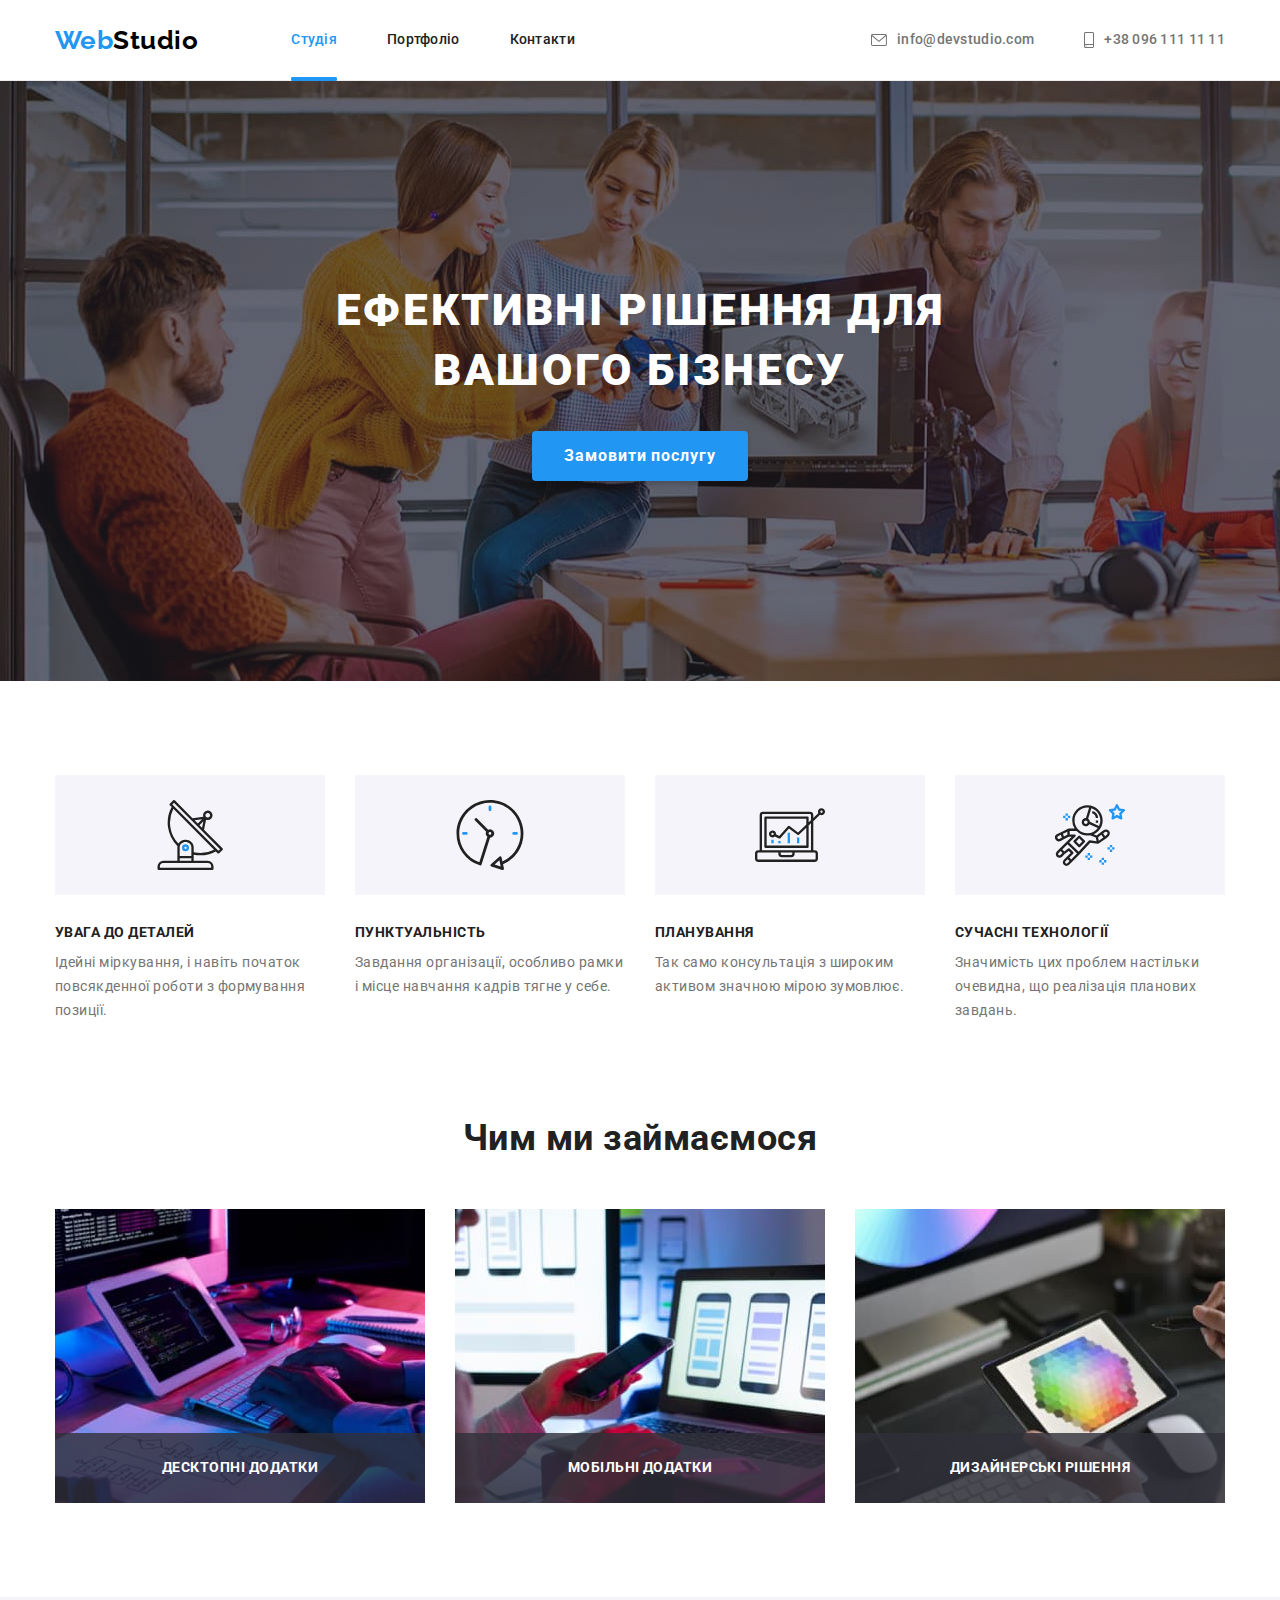
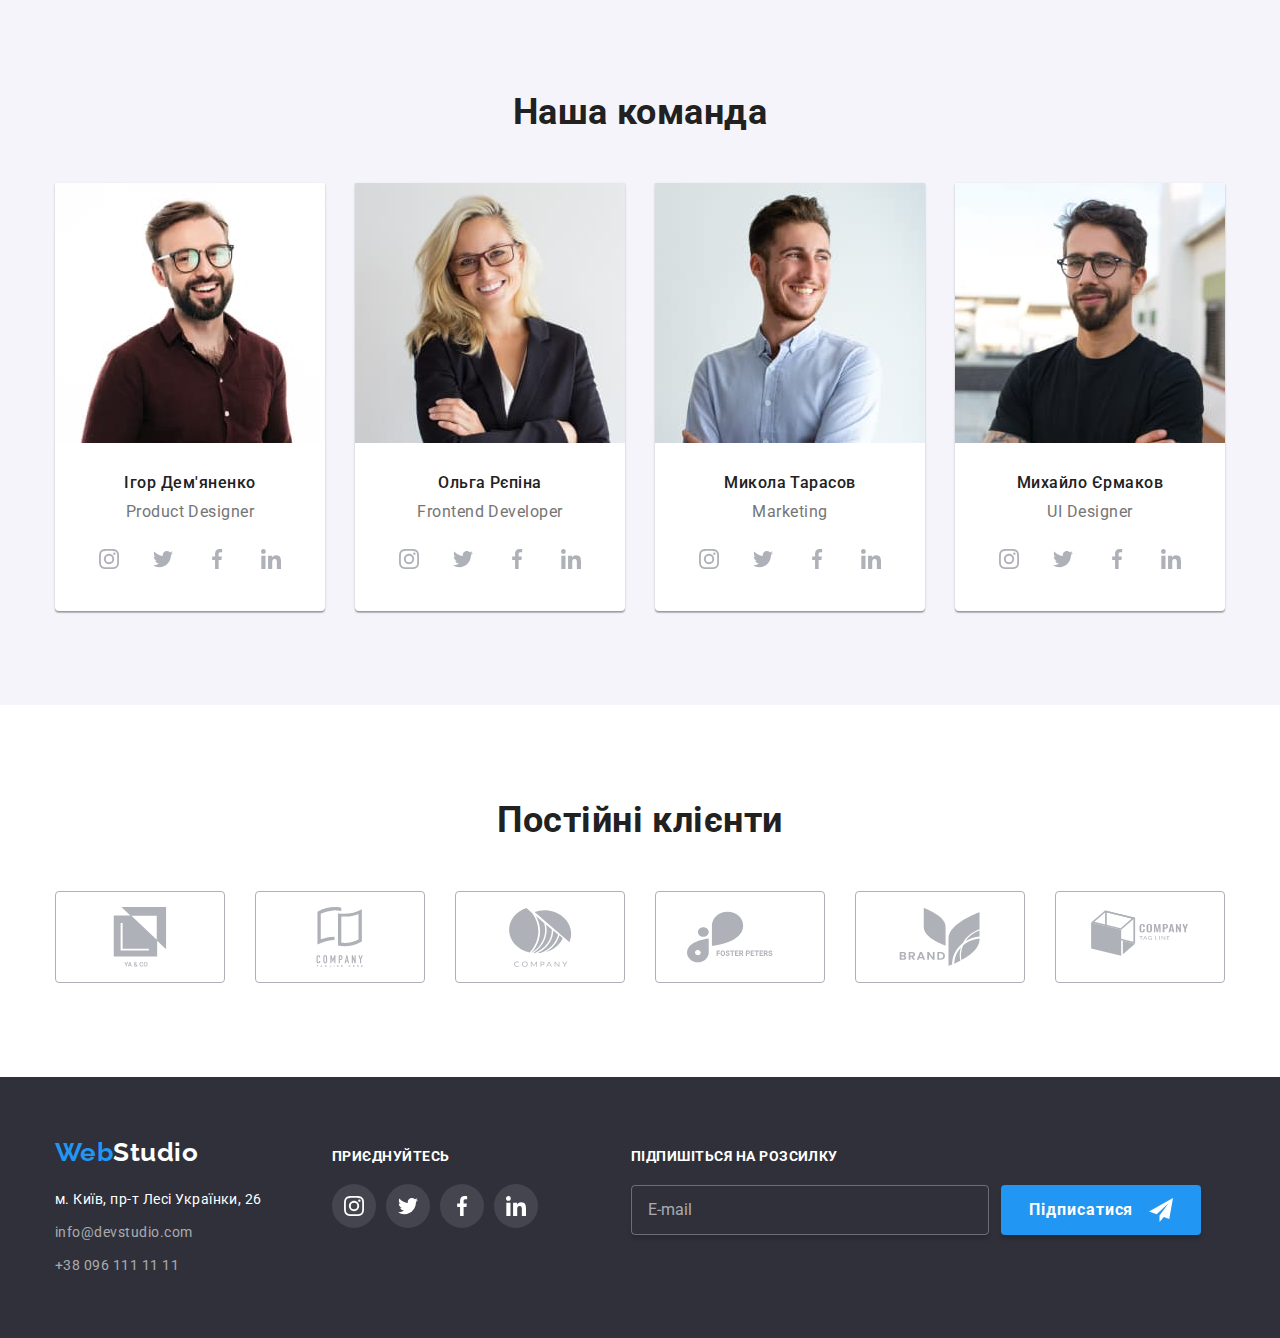
<file: index.html>
<!DOCTYPE html>
<html lang="uk">
<head>
    <meta charset="UTF-8">
    <meta http-equiv="X-UA-Compatible" content="IE=edge">
    <meta name="viewport" content="width=device-width, initial-scale=1.0">
    <title>Web Studio</title>
    <link rel="preconnect" href="https://fonts.googleapis.com">
    <link rel="preconnect" href="https://fonts.gstatic.com" crossorigin>
    <link href="https://fonts.googleapis.com/css2?family=Raleway:wght@700&family=Roboto:wght@400;500;700;900&display=swap"
        rel="stylesheet">
    <link rel="stylesheet" href="https://cdn.jsdelivr.net/npm/modern-normalize@1.1.0/modern-normalize.min.css">
    <link rel="stylesheet" href="./css/main.min.css">
</head>
<body>
            <header class="header">
                <div class="container-header container">
                    <nav class="header-navigation">
                        <a href="./index.html" class="logo link">Web<span class="logo__accent">Studio</span></a>
                        <ul class="header-navigation__list list">
                            <li class="header-navigation__item item current"><a href="./index.html" class="header-navigation__link link current">Студія</a></li>
                            <li class="header-navigation__item item"><a href="./portfolio.html" class="header-navigation__link link">Портфоліо</a></li>
                            <li class="header-navigation__item item"><a href="#contacts" class="header-navigation__link link">Контакти</a></li>
                        </ul>
                    </nav>
                    <ul class="contacts-list list">
                        <li class="header-navigation__item item">
                            <a href="mailto:info@devstudio.com"
                                class="header-navigation__link tel-mail link">
                                <svg  width="16px" height="12px" class="header-navigation__icon">
                                    <use href="./images/sprite.svg#icon-envelope-header"></use>
                                </svg>
                                info@devstudio.com</a>
                            </li>
                        <li class="header-navigation__item item">
                            <a href="tel:+380961111111" class="header-navigation__link tel-mail link">
                                <svg  width="10px" height="16px" class="header-navigation__icon">
                                    <use href="./images/sprite.svg#icon-smartphone-header"></use>
                                </svg>
                                +38 096 111 11 11</a>
                        </li>
                    </ul>
                </div>
            </header>
            <main class="main">
                <section class="hero-section">
                    <div class="hero container">
                        <h1 class="hero__title">Ефективні рішення для вашого бізнесу</h1>
                            <button type="button" class="hero__button" data-modal-open>Замовити послугу</button>
                    </div>
                </section>
                <section class="sections">
                    <div class="container-our-adv container">
                        <h2 class="visually-hidden">Наші переваги</h2>
                        <ul class="list list-our-adv">
                            <li class="item">
                                <div class="our-adv-cont-icon">
                                    <svg width="70px" height="70px" class="our-adv-icon">
                                        <use href="./images/sprite.svg#icon-group-our-adv-1"></use>
                                    </svg>
                                </div>
                                <h3 class="benefits-subtitle">УВАГА ДО ДЕТАЛЕЙ</h3>
                                <p class="benefits-text">Ідейні міркування, і навіть початок повсякденної роботи з формування
                                    позиції.</p>
                            </li>
                            <li class="item">
                                <div class="our-adv-cont-icon">
                                    <svg width="70px" height="70px" class="our-adv-icon">
                                        <use href="./images/sprite.svg#icon-clock-our-adv-2"></use>
                                    </svg>
                                </div>
                                <h3 class="benefits-subtitle">ПУНКТУАЛЬНІСТЬ</h3>
                                <p class="benefits-text">Завдання організації, особливо рамки і місце навчання кадрів тягне у себе.
                                </p>
                            </li>
                            <li class="item">
                                <div class="our-adv-cont-icon">
                                    <svg width="70px" height="70px" class="our-adv-icon">
                                        <use href="./images/sprite.svg#icon-diagram-our-adv-3"></use>
                                    </svg>
                                </div>
                                <h3 class="benefits-subtitle">ПЛАНУВАННЯ</h3>
                                <p class="benefits-text">Так само консультація з широким активом значною мірою зумовлює.</p>
                            </li>
                            <li class="item">
                                <div class="our-adv-cont-icon">
                                    <svg width="70px" height="70px" class="our-adv-icon">
                                        <use href="./images/sprite.svg#icon-astronaut-our-adv-4"></use>
                                    </svg>
                                </div>
                                <h3 class="benefits-subtitle">СУЧАСНІ ТЕХНОЛОГІЇ</h3>
                                <p class="benefits-text">Значимість цих проблем настільки очевидна, що реалізація планових завдань.
                                </p>
                            </li>
                        </ul>
                    </div>
                </section>
                <section class="sections">
                    <div class="container-our-work container">
                        <h2 class="sections-title">Чим ми займаємося</h2>
                        <ul class="list list-our-work">
                            <li class="item">
                                <img src="./images/img1.jpg" alt="Процесс кодування сайту" width="370">
                                <div class="box-our-work-subtitle"><h3 class="our-work-subtitle">Десктопні додатки</h3></div>
                            </li>
                            <li class="item">
                                <img src="./images/img2.jpg" alt="Налаштування адаптивного вебдизайну" width="370">
                                <div class="box-our-work-subtitle"><h3 class="our-work-subtitle">Мобільні додатки</h3></div>
                            </li>
                            <li class="item">
                                <img src="./images/img3.jpg" alt="Вибір найкращої кольорової гами" width="370">
                                <div class="box-our-work-subtitle"><h3 class="our-work-subtitle">Дизайнерські рішення</h3></div>
                            </li>
                        </ul>
                    </div>
                </section>
                <section class="sections sections-our-pro">
                    <div class="container-our-pro container">
                        <h2 class="sections-title">Наша команда</h2>
                        <ul class="list list-our-pro">
                            <li class="item">
                                <img src="./images/photo1.jpg" alt="Продуктовий дизайнер" width="270">
                                <h3 class="our-pro-subtitle">Ігор Дем'яненко</h3>
                                <p class="our-pro-text">Product Designer</p>
                                <ul class="social-list list">
                                    <li class="item">
                                        <a href="" class="social-link">
                                            <svg aria-label="посилання на інстаграм" width="20px" height="20px" class="social-icon">
                                                <use href="./images/sprite.svg#icon-instagram1"></use>
                                            </svg>
                                        </a>
                                    </li>
                                    <li class="item">
                                        <a href="" class="social-link">
                                            <svg aria-label="посилання на твіттер" width="20px" height="20px" class="social-icon">
                                                <use href="./images/sprite.svg#icon-twitter2"></use>
                                            </svg>
                                        </a>
                                    </li>
                                    <li class="item">
                                        <a href="" class="social-link">
                                            <svg aria-label="посилання на фейсбук" width="20px" height="20px" class="social-icon">
                                                <use href="./images/sprite.svg#icon-facebook3"></use>
                                            </svg>
                                        </a>
                                    </li>
                                    <li class="item">
                                        <a href="" class="social-link">
                                            <svg aria-label="посилання на лінкедін" width="20px" height="20px" class="social-icon">
                                                <use href="./images/sprite.svg#icon-linkedin4"></use>
                                            </svg>
                                        </a>
                                    </li>
                                </ul>
                            </li>
                            <li class="item">
                                <img src="./images/photo2.jpg" alt="Фронтенд розробник" width="270">
                                <h3 class="our-pro-subtitle">Ольга Рєпіна</h3>
                                <p class="our-pro-text">Frontend Developer</p>
                                <ul class="social-list list">
                                    <li class="item">
                                        <a href="" class="social-link">
                                            <svg aria-label="посилання на інстаграм" width="20px" height="20px" class="social-icon">
                                                <use href="./images/sprite.svg#icon-instagram1"></use>
                                            </svg>
                                        </a>
                                    </li>
                                    <li class="item">
                                        <a href="" class="social-link">
                                            <svg aria-label="посилання на твіттер" width="20px" height="20px" class="social-icon">
                                                <use href="./images/sprite.svg#icon-twitter2"></use>
                                            </svg>
                                        </a>
                                    </li>
                                    <li class="item">
                                        <a href="" class="social-link">
                                            <svg aria-label="посилання на фейсбук" width="20px" height="20px" class="social-icon">
                                                <use href="./images/sprite.svg#icon-facebook3"></use>
                                            </svg>
                                        </a>
                                    </li>
                                    <li class="item">
                                        <a href="" class="social-link">
                                            <svg aria-label="посилання на лінкедін" width="20px" height="20px" class="social-icon">
                                                <use href="./images/sprite.svg#icon-linkedin4"></use>
                                            </svg>
                                        </a>
                                    </li>
                                </ul>
                            </li>
                            <li class="item">
                                <img src="./images/photo3.jpg" alt="Маркетолог" width="270">
                                <h3 class="our-pro-subtitle">Микола Тарасов</h3>
                                <p class="our-pro-text">Marketing</p>
                                <ul class="social-list list">
                                    <li class="item">
                                        <a href="" class="social-link">
                                            <svg aria-label="посилання на інстаграм" width="20px" height="20px" class="social-icon">
                                                <use href="./images/sprite.svg#icon-instagram1"></use>
                                            </svg>
                                        </a>
                                    </li>
                                    <li class="item">
                                        <a href="" class="social-link">
                                            <svg aria-label="посилання на твіттер" width="20px" height="20px" class="social-icon">
                                                <use href="./images/sprite.svg#icon-twitter2"></use>
                                            </svg>
                                        </a>
                                    </li>
                                    <li class="item">
                                        <a href="" class="social-link">
                                            <svg aria-label="посилання на фейсбук" width="20px" height="20px" class="social-icon">
                                                <use href="./images/sprite.svg#icon-facebook3"></use>
                                            </svg>
                                        </a>
                                    </li>
                                    <li class="item">
                                        <a href="" class="social-link">
                                            <svg aria-label="посилання на лінкедін" width="20px" height="20px" class="social-icon">
                                                <use href="./images/sprite.svg#icon-linkedin4"></use>
                                            </svg>
                                        </a>
                                    </li>
                                </ul>
                            </li>
                            <li class="item">
                                <img src="./images/photo4.jpg" alt="Дизайнер користувацьких інтерфейсів" width="270">
                                <h3 class="our-pro-subtitle">Михайло Єрмаков</h3>
                                <p class="our-pro-text">UI Designer</p>
                                <ul class="social-list list">
                                    <li class="item">
                                        <a href="" class="social-link">
                                            <svg aria-label="посилання на інстаграм" width="20px" height="20px" class="social-icon">
                                                <use href="./images/sprite.svg#icon-instagram1"></use>
                                            </svg>
                                        </a>
                                    </li>
                                    <li class="item">
                                        <a href="" class="social-link">
                                            <svg aria-label="посилання на твіттер" width="20px" height="20px" class="social-icon">
                                                <use href="./images/sprite.svg#icon-twitter2"></use>
                                            </svg>
                                        </a>
                                    </li>
                                    <li class="item">
                                        <a href="" class="social-link">
                                            <svg aria-label="посилання на фейсбук" width="20px" height="20px" class="social-icon">
                                                <use href="./images/sprite.svg#icon-facebook3"></use>
                                            </svg>
                                        </a>
                                    </li>
                                    <li class="item">
                                        <a href="" class="social-link">
                                            <svg aria-label="посилання на лінкедін" width="20px" height="20px" class="social-icon">
                                                <use href="./images/sprite.svg#icon-linkedin4"></use>
                                            </svg>
                                        </a>
                                    </li>
                                </ul>
                            </li>
                        </ul>
                    </div>
                </section>
                <section class="sections">
                    <div class="container">
                        <h2 class="sections-title">Постійні клієнти</h2>
                        <ul class="list list-our-clients">
                            <li class="item">
                                <a href="" class="link-our-clients">
                                    <svg width="106px" height="60" class="icon-our-clients">
                                        <use href="./images/sprite.svg#icon-group1"></use>
                                    </svg>
                                </a>
                            </li>
                            <li class="item">
                                <a href="" class="link-our-clients">
                                    <svg width="106px" height="60" class="icon-our-clients">
                                        <use href="./images/sprite.svg#icon-group2"></use>
                                    </svg>
                                </a>
                            </li>
                            <li class="item">
                                <a href="" class="link-our-clients">
                                    <svg width="106px" height="60" class="icon-our-clients">
                                        <use href="./images/sprite.svg#icon-group3"></use>
                                    </svg>
                                </a>
                            </li>
                            <li class="item">
                                <a href="" class="link-our-clients">
                                    <svg width="106px" height="60" class="icon-our-clients">
                                        <use href="./images/sprite.svg#icon-group4"></use>
                                    </svg>
                                </a>
                            </li>
                            <li class="item">
                                <a href="" class="link-our-clients">
                                    <svg width="106px" height="60" class="icon-our-clients">
                                        <use href="./images/sprite.svg#icon-group5"></use>
                                    </svg>
                                </a>
                            </li>
                            <li class="item">
                                <a href="" class="link-our-clients">
                                    <svg width="106px" height="60" class="icon-our-clients">
                                        <use href="./images/sprite.svg#icon-group6"></use>
                                    </svg>
                                </a>
                            </li>
                        </ul>
                    </div>
                </section>
            </main>
            <footer class="footer">
                <div class="container">
                    <div class="container-contacts-footer">
                        <a href="./index.html" class="logo link logo-footer">Web<span class="accent-foot-logo">Studio</span></a>
                        <address id="contacts" class="footer-contacts">
                            <ul class="list footer-list-cont">
                                <li class="item"><a href="https://goo.gl/maps/GpJQq3jYcVcDp4Hb8" class="footer-link-addr link">м. Київ, пр-т
                                        Лесі
                                        Українки, 26</a></li>
                                <li class="item"><a href="mailto:info@devstudio.com" class="footer-link link">info@devstudio.com</a></li>
                                <li class="item"><a href="tel:+380961111111" class="footer-link link">+38 096 111 11 11</a></li>
                            </ul>
                        </address>
                    </div>
                    <div class="container-social-list-footer">
                        <p class="footer-subtitle">приєднуйтесь</p>
                        <ul class="list-footer-icon list">
                            <li class="item">
                                <a class="footer-social-link" href="">
                                    <svg width="20px" height="20px" class="footer-icon">
                                        <use href="./images/sprite.svg#icon-instagram1"></use>
                                    </svg>
                                </a>
                            </li>
                            <li class="item">
                                <a class="footer-social-link" href="">
                                    <svg width="20px" height="20px" class="footer-icon">
                                        <use href="./images/sprite.svg#icon-twitter2"></use>
                                    </svg>
                                </a>
                            </li>
                            <li class="item">
                                <a class="footer-social-link" href="">
                                    <svg width="20px" height="20px" class="footer-icon">
                                        <use href="./images/sprite.svg#icon-facebook3"></use>
                                    </svg>
                                </a>
                            </li>
                            <li class="item">
                                <a class="footer-social-link" href="">
                                    <svg width="20px" height="20px" class="footer-icon">
                                        <use href="./images/sprite.svg#icon-linkedin4"></use>
                                    </svg>
                                </a>
                            </li>
                        </ul>
                    </div>
                    <form name="footer-form">
                        <p class="footer-title-form">Підпишіться на розсилку</p>
                        <div class="footer-form-email">
                            <input class="footer-input-form" type="email" name="email" placeholder="E-mail" required>
                            <button class="footer-btn-submit" type="submit">Підписатися
                                <svg class="footer-form-icon" width="24px" height="24px">
                                    <use href="./images/sprite.svg#icon-footer-airplane"></use>
                                </svg>
                            </button>
                        </div>
                    </form>
                </div>      
            </footer>
            <div class="backdrop is-hidden" data-modal>
                <div class="modal">
                    <button class="btn-close-modal" type="button" data-modal-close>
                        <svg class="btn-close-icon" width="18px" height="18px">
                            <use href="./images/sprite.svg#icon-close-modal"></use>
                        </svg>
                    </button>
                    <form name="modal-form">
                        <p class="title-form">Залиште свої дані, ми вам передзвонимо</p>
                        <label class="label-name label">
                            <span class="text-form">Ім'я</span>
                            <span class="form-input-icon">
                                <input class="input-form" type="text" name="username" placeholder=" " pattern="[a-zA-Zа-яА-ЯІіЇї`]+" required>
                            <svg class="form-icon" width="18px" height="18px">
                                <use href="./images/sprite.svg#icon-modal-contact"></use>
                            </svg>
                            </span>
                        </label>
                        <label class="label-tel label">
                            <span class="text-form">Телефон</span> 
                            <span class="form-input-icon">
                                <input class="input-form" type="tel" name="tel" placeholder=" " pattern="[0-9]{12}" title="38xxxxxxxxxx" required>
                                <svg class="form-icon" width="18px" height="18px">
                                    <use href="./images/sprite.svg#icon-modal-phone"></use>
                                </svg>
                            </span>
                        </label>
                        <label class="label-email label">
                            <span class="text-form">Пошта</span>
                            <span class="form-input-icon">
                            <input class="input-form" type="email" name="email" placeholder=" " required>
                                <svg class="form-icon" width="18px" height="18px">
                                    <use href="./images/sprite.svg#icon-modal-email"></use>
                                </svg>
                            </span>
                        </label>
                        <label class="label-coment label">
                            <span class="text-form">Коментар</span>
                            <textarea class="input-coment" name="coment" placeholder="Введіть текст"></textarea>
                        </label>
                        <label class="label-agree">
                            <input class="check-agree" type="checkbox" name="agree" required>
                            <svg class="form-check-icon"  width="16px" height="15px">
                                <use class="form-chek-use" href="./images/sprite.svg#icon-modal-check"></use>
                            </svg>
                            <span class="text-agree">Погоджуюся з розсилкою та приймаю&nbsp;</span><a href="#" class="agree-link">Умови договору</a>
                        </label>
                        <button class="btn-submit-modal" type="submit">Відправити</button>
                    </form>
                </div>
            </div>
            <script src="./js/modal.js"></script>
</body>
</html>
</file>
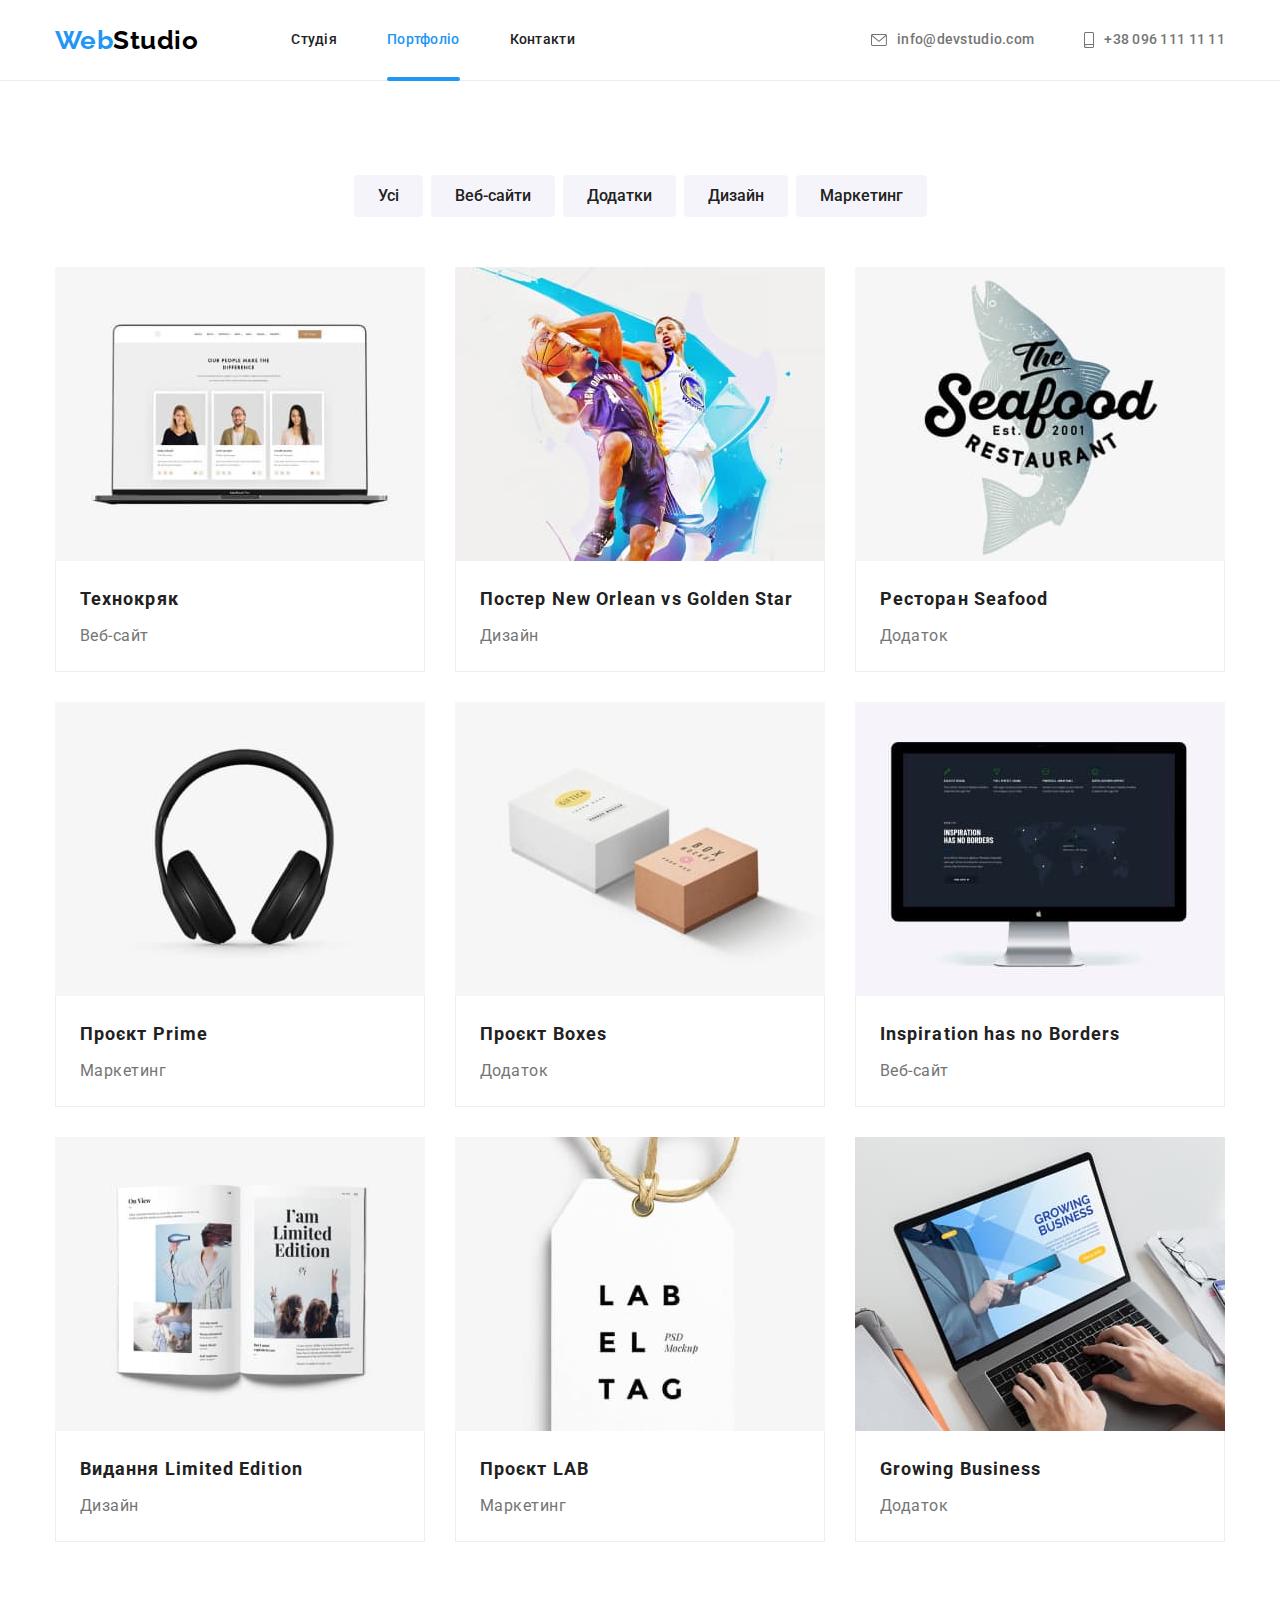
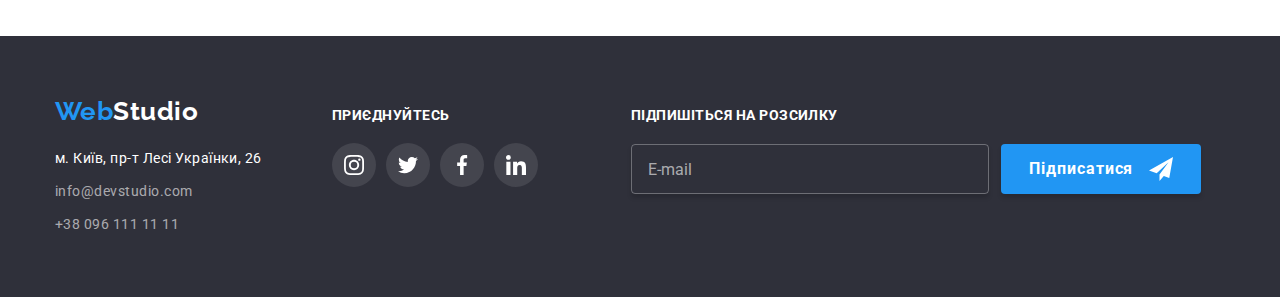
<file: portfolio.html>
<!DOCTYPE html>
<html lang="uk">
  <head>
    <meta charset="UTF-8" />
    <meta http-equiv="X-UA-Compatible" content="IE=edge" />
    <meta name="viewport" content="width=device-width, initial-scale=1.0" />
    <title>Портфоліо</title>
    <link rel="preconnect" href="https://fonts.googleapis.com" />
    <link rel="preconnect" href="https://fonts.gstatic.com" crossorigin />
    <link
      href="https://fonts.googleapis.com/css2?family=Raleway:wght@700&family=Roboto:wght@400;500;700;900&display=swap"
      rel="stylesheet"/>
    <link rel="stylesheet" href="https://cdn.jsdelivr.net/npm/modern-normalize@1.1.0/modern-normalize.min.css">
    <link rel="stylesheet" href="./css/main.min.css">
  </head>
  <body>
          <header class="header">
            <div class="container-header container">
              <nav class="header-navigation">
                <a href="./index.html" class="logo link">Web<span class="logo__accent">Studio</span></a>
                <ul class="header-navigation__list list">
                  <li class="header-navigation__item item"><a href="./index.html" class="header-navigation__link link">Студія</a></li>
                  <li class="header-navigation__item item"><a href="./portfolio.html" class="header-navigation__link link current">Портфоліо</a></li>
                  <li class="header-navigation__item item"><a href="#contacts" class="header-navigation__link link">Контакти</a></li>
                </ul>
              </nav>
              <ul class="contacts-list list">
                <li class="header-navigation__item item">
                  <a href="mailto:info@devstudio.com" class="header-navigation__link tel-mail link">
                    <svg width="16px" height="12px" class="header-navigation__icon">
                      <use href="./images/sprite.svg#icon-envelope-header"></use>
                    </svg>
                    info@devstudio.com</a>
                </li>
                <li class="header-navigation__item item">
                  <a href="tel:+380961111111" class="header-navigation__link tel-mail link">
                    <svg width="10px" height="16px" class="header-navigation__icon">
                      <use href="./images/sprite.svg#icon-smartphone-header"></use>
                    </svg>
                    +38 096 111 11
                    11</a>
                </li>
              </ul>
            </div>
          </header>
          <main>
            <section class="sections">
              <div class="container-work-examples container">
                <h1 class="visually-hidden">Приклади робіт</h1>
                <ul class="list list-portfolio-filter">
                  <li class="item"><button type="button" class="portfolio-btn">Усі</button></li>
                  <li class="item"><button type="button" class="portfolio-btn">Веб-сайти</button></li>
                  <li class="item"><button type="button" class="portfolio-btn">Додатки</button></li>
                  <li class="item"><button type="button" class="portfolio-btn">Дизайн</button></li>
                  <li class="item"><button type="button" class="portfolio-btn">Маркетинг</button></li>
                </ul>
                <ul class="list list-portf-examples">
                  <li class="item">
                    <a href="#" class="portf-link link">
                      <div class="box-overlay-portf">
                        <img src="./images/portfolio1.jpg" alt="Фото трьох людин" width="370" height="294" />
                        <p class="text-overlay">Ресурс пропонує комплексні пропозиції з різним рівнем функціоналу та сервісів. Все це дозволить відвідувачу отримати вичерпні відомості про компанію чи приватну особу.</p>
                      </div>
                      <div class="card-text">
                        <h2 class="portf-sutitle">Технокряк</h2>
                        <p class="portf-text">Веб-сайт</p>
                      </div>
                    </a>
                  </li>
                  <li class="item">
                    <a href="#" class="portf-link link">
                      <div class="box-overlay-portf">
                      <img src="./images/portfolio2.jpg" alt="Два чоловіка грають в баскетбол"
                        width="370" height="294" />
                        <p class="text-overlay">Ресурс пропонує комплексні пропозиції з різним рівнем функціоналу та сервісів. Все це дозволить відвідувачу отримати вичерпні відомості про компанію чи приватну особу.</p>
                      </div>
                      <div class="card-text">
                        <h2 class="portf-sutitle">Постер New Orlean vs Golden Star</h2>
                      <p class="portf-text">Дизайн</p>
                    </div>
                    </a>
                  </li>
                  <li class="item">
                    <a href="#" class="portf-link link">
                      <div class="box-overlay-portf">
                        <img src="./images/portfolio3.jpg" alt="Логотип ресторану з рибою" width="370"
                        height="294" />
                        <p class="text-overlay">Ресурс пропонує комплексні пропозиції з різним рівнем функціоналу та сервісів. Все це дозволить відвідувачу отримати вичерпні відомості про компанію чи приватну особу.</p>
                      </div>
                        <div class="card-text">
                          <h2 class="portf-sutitle">Ресторан Seafood</h2>
                          <p class="portf-text">Додаток</p>
                        </div>
                    </a>
                  </li>
                  <li class="item">
                    <a href="#" class="portf-link link">
                      <div class="box-overlay-portf">
                        <img src="./images/portfolio4.jpg" alt="Навушники" width="370" height="294" />
                        <p class="text-overlay">Ресурс пропонує комплексні пропозиції з різним рівнем функціоналу та сервісів. Все це дозволить відвідувачу отримати вичерпні відомості про компанію чи приватну особу.</p>
                      </div>
                      <div class="card-text">
                        <h2 class="portf-sutitle">Проєкт Prime</h2>
                        <p class="portf-text">Маркетинг</p>
                      </div>
                    </a>
                  </li>
                  <li class="item">
                    <a href="#" class="portf-link link">
                      <div class="box-overlay-portf">
                        <img src="./images/portfolio5.jpg" alt="Ланч бокси" width="370" height="294"/>
                        <p class="text-overlay">Ресурс пропонує комплексні пропозиції з різним рівнем функціоналу та сервісів. Все це дозволить відвідувачу отримати вичерпні відомості про компанію чи приватну особу.</p>
                      </div>
                      <div class="card-text">
                        <h2 class="portf-sutitle">Проєкт Boxes</h2>
                        <p class="portf-text">Додаток</p>
                      </div>
                    </a>
                  </li>
                  <li class="item">
                    <a href="#" class="portf-link link">
                      <div class="box-overlay-portf">
                        <img src="./images/portfolio6.jpg" alt="Монітор" width="370" height="294"/>
                        <p class="text-overlay">Ресурс пропонує комплексні пропозиції з різним рівнем функціоналу та сервісів. Все це дозволить відвідувачу отримати вичерпні відомості про компанію чи приватну особу.</p>
                      </div>
                      <div class="card-text">
                        <h2 class="portf-sutitle">Inspiration has no Borders</h2>
                        <p class="portf-text">Веб-сайт</p>
                      </div>
                    </a>
                  </li>
                  <li class="item">
                    <a href="#" class="portf-link link">
                      <div class="box-overlay-portf">
                        <img src="./images/portfolio7.jpg" alt="Відкритий журнал" width="370"
                          height="294"/>
                          <p class="text-overlay">Ресурс пропонує комплексні пропозиції з різним рівнем функціоналу та сервісів. Все це дозволить відвідувачу отримати вичерпні відомості про компанію чи приватну особу.</p>
                      </div>
                          <div class="card-text">
                        <h2 class="portf-sutitle">Видання Limited Edition</h2>
                        <p class="portf-text">Дизайн</p>
                      </div>
                    </a>
                  </li>
                  <li class="item">
                    <a href="#" class="portf-link link">
                      <div class="box-overlay-portf">
                        <img src="./images/portfolio8.jpg" alt="Бирка" width="370" height="294"/>
                        <p class="text-overlay">Ресурс пропонує комплексні пропозиції з різним рівнем функціоналу та сервісів. Все це дозволить відвідувачу отримати вичерпні відомості про компанію чи приватну особу.</p>
                      </div>
                      <div class="card-text">
                        <h2 class="portf-sutitle">Проєкт LAB</h2>
                        <p class="portf-text">Маркетинг</p>
                      </div>
                    </a>
                  </li>
                  <li class="item">
                    <a href="#" class="portf-link link">
                      <div class="box-overlay-portf">
                        <img src="./images/portfolio9.jpg" alt="Ноутбук" width="370" height="294" />
                        <p class="text-overlay">Ресурс пропонує комплексні пропозиції з різним рівнем функціоналу та сервісів. Все це дозволить відвідувачу отримати вичерпні відомості про компанію чи приватну особу.</p>
                      </div>
                      <div class="card-text">
                        <h2 class="portf-sutitle">Growing Business</h2>
                        <p class="portf-text">Додаток</p>
                      </div>
                    </a>
                  </li>
                </ul>
              </div>
            </section>
          </main>
          <footer class="footer">
            <div class="container">
                <div class="container-contacts-footer">
                    <a href="./index.html" class="logo link logo-footer">Web<span class="accent-foot-logo">Studio</span></a>
                    <address id="contacts" class="footer-contacts">
                        <ul class="list footer-list-cont">
                            <li class="item"><a href="https://goo.gl/maps/GpJQq3jYcVcDp4Hb8" class="footer-link-addr link">м. Київ, пр-т
                                    Лесі
                                    Українки, 26</a></li>
                            <li class="item"><a href="mailto:info@devstudio.com" class="footer-link link">info@devstudio.com</a></li>
                            <li class="item"><a href="tel:+380961111111" class="footer-link link">+38 096 111 11 11</a></li>
                        </ul>
                    </address>
                </div>
                <div class="container-social-list-footer">
                    <p class="footer-subtitle">приєднуйтесь</p>
                    <ul class="list-footer-icon list">
                        <li class="item">
                            <a class="footer-social-link" href="">
                                <svg width="20px" height="20px" class="footer-icon">
                                    <use href="./images/sprite.svg#icon-instagram1"></use>
                                </svg>
                            </a>
                        </li>
                        <li class="item">
                            <a class="footer-social-link" href="">
                                <svg width="20px" height="20px" class="footer-icon">
                                    <use href="./images/sprite.svg#icon-twitter2"></use>
                                </svg>
                            </a>
                        </li>
                        <li class="item">
                            <a class="footer-social-link" href="">
                                <svg width="20px" height="20px" class="footer-icon">
                                    <use href="./images/sprite.svg#icon-facebook3"></use>
                                </svg>
                            </a>
                        </li>
                        <li class="item">
                            <a class="footer-social-link" href="">
                                <svg width="20px" height="20px" class="footer-icon">
                                    <use href="./images/sprite.svg#icon-linkedin4"></use>
                                </svg>
                            </a>
                        </li>
                    </ul>
                </div>
                <form name="footer-form">
                    <p class="footer-title-form">Підпишіться на розсилку</p>
                    <div class="footer-form-email">
                        <input class="footer-input-form" type="email" name="email" placeholder="E-mail" required>
                        <button class="footer-btn-submit" type="submit">Підписатися
                            <svg class="footer-form-icon" width="24px" height="24px">
                                <use href="./images/sprite.svg#icon-footer-airplane"></use>
                            </svg>
                        </button>
                    </div>
                </form>
            </div>      
        </footer>
  </body>
</html>
</file>
<file: css/main.min.css>
:root{--color-title: #212121;--color-accent: #2196F3;--color-text: #757575;--color-light: #FFFFFF;--color-back-hero: #C4C4C4;--color-back-secondary: #2F303A;--color-back-btn: #F5F4FA;--color-logo: #000000;--color-footer-link: rgba(255, 255, 255, 0.6);--color-active-btn: #188CE8;--color-border: #ECECEC;--color-shadow-card: rgba(0, 0, 0, 0.15);--color-border-card: #EEEEEE;--color-social-icon: #AFB1B8;--color-back-social-icon: rgba(255, 255, 255, 0.1);--color-overlay: rgba(33, 150, 243, 0.9);--trans-dur-and-func: 250ms cubic-bezier(0.4, 0, 0.2, 1);--color-back-modal: rgba(0, 0, 0, 0.2);--color-border-modal: rgba(33, 33, 33, 0.2);--color-placeholder: rgba(117, 117, 117, 0.5);--color-border-form-footer: rgba(255, 255, 255, 0.3)}.footer-social-link,.box-our-work-subtitle,.our-adv-cont-icon,.label-agree{display:flex;justify-content:center;align-items:center}body{max-width:1600px;margin-right:auto;margin-left:auto;font-family:"Roboto",sans-serif;letter-spacing:.03em;background-color:var(--color-light)}h1,h2,h3,h4,p{margin-top:0;margin-bottom:0}ul,ol{margin-top:0;margin-bottom:0;padding-left:0}button{cursor:pointer}img{display:block;max-width:100%;height:auto}.list{list-style:none}.link{text-decoration:none}.sections{padding-top:94px;padding-bottom:94px}.main .sections:nth-child(3){padding-top:0}.container{width:1200px;padding-right:15px;padding-left:15px;margin-left:auto;margin-right:auto}.btn-submit-modal{display:block;margin-left:auto;margin-right:auto;padding:10px 52px;text-align:center;background:var(--color-accent);border:none;border-radius:4px;box-shadow:0px 4px 4px var(--color-shadow-card);font-weight:700;font-size:16px;line-height:1.88;letter-spacing:.06em;color:var(--color-light);transition:fill var(--trans-dur-and-func)}.btn-submit-modal:hover,.btn-submit-modal:focus{background-color:var(--color-active-btn)}.sections-title{margin-bottom:50px;font-weight:700;line-height:1.17;font-size:36px;color:var(--color-title);text-align:center}.logo{font-family:"Raleway",sans-serif;font-weight:700;font-size:26px;line-height:1.19;color:var(--color-accent)}.logo__accent{color:var(--color-logo)}.logo-footer{display:inline-block;margin-bottom:20px}.accent-foot-logo{color:var(--color-light)}.visually-hidden{position:absolute;white-space:nowrap;width:1px;height:1px;overflow:hidden;border:0;padding:0;clip:rect(0 0 0 0);clip-path:inset(50%);margin:-1px}.backdrop{position:fixed;top:0;left:0;z-index:100;width:100%;height:100%;background-color:var(--color-back-modal);opacity:1;visibility:visible;pointer-events:auto;transition:opacity var(--trans-dur-and-func),visibility var(--trans-dur-and-func)}.backdrop.is-hidden{opacity:0;visibility:hidden;pointer-events:none}.modal{position:absolute;top:50%;left:50%;transform:translate(-50%, -50%);width:528px;height:581px;padding:40px;background:var(--color-light);box-shadow:0px 1px 3px rgba(0,0,0,.12),0px 1px 1px rgba(0,0,0,.14),0px 2px 1px rgba(0,0,0,.2);border-radius:4px}.btn-close-modal{position:absolute;top:8px;right:8px;display:flex;justify-content:center;align-items:center;width:30px;height:30px;background-color:var(--color-light);border:1px solid rgba(0,0,0,.1);border-radius:50%}.btn-close-modal:hover,.btn-close-modal:focus{fill:var(--color-accent);cursor:pointer}.title-form{margin-bottom:12px;font-size:20px;font-weight:700;text-align:center;line-height:1.15;color:var(--color-title)}.label{display:flex;flex-direction:column;width:100%}.label:not(:last-child){margin-bottom:10px}.label:nth-child(5){margin-bottom:20px}.text-form{display:block;margin-bottom:4px;font-size:12px;line-height:1.17;font-weight:400;letter-spacing:.01em;color:var(--color-text)}.form-input-icon{display:block;position:relative}.input-form{width:100%;height:40px;padding-top:12px;padding-left:42px;padding-bottom:12px;padding-right:16px;border:1px solid var(--color-border-modal);border-radius:4px;cursor:pointer;transition:border-color var(--trans-dur-and-func)}.input-form:focus{border-color:var(--color-accent);outline:none}.form-icon{position:absolute;top:50%;left:12px;transform:translateY(-50%);transition:fill var(--trans-dur-and-func)}.input-form:focus+.form-icon{fill:var(--color-accent)}.input-coment{width:100%;height:120px;padding:12px 16px;resize:none;border:1px solid var(--color-border-modal);border-radius:4px;cursor:pointer;transition:border-color var(--trans-dur-and-func)}.input-coment:focus{border-color:var(--color-accent);outline:none}.input-coment:focus::placeholder{font-size:12px;line-height:1.17;font-weight:400;letter-spacing:.01em;color:var(--color-placeholder)}.label-agree{margin-bottom:30px;font-weight:400;font-size:14px;line-height:1.71;color:var(--color-text)}.check-agree{position:absolute;appearance:none}.form-check-icon{border:2px solid var(--color-title);border-radius:3px;cursor:pointer;margin-right:7px}.check-agree:checked+.form-check-icon{border:none}.check-agree:focus+.form-check-icon{box-shadow:0 0 0 2px var(--color-accent)}.form-chek-use{display:none}.check-agree:checked+.form-check-icon>.form-chek-use{display:block}.agree-link{font-size:14px;font-weight:400;line-height:1.71;color:var(--color-accent)}.text-agree{font-weight:400;font-size:14px;line-height:1.71px;color:var(--color-text)}.header{border-bottom:1px solid var(--color-border)}.container-header{display:flex;align-items:center}.header-navigation{display:flex;align-items:center}.header-navigation .current{color:var(--color-accent)}.header-navigation__link{display:block;padding-top:32px;padding-bottom:32px;font-weight:500;font-size:14px;line-height:1.14;letter-spacing:.02em;color:var(--color-title)}.current{position:relative;display:block}.current::after{content:"";position:absolute;left:0;bottom:-1px;display:block;width:100%;height:4px;border-radius:2px;background-color:var(--color-accent)}.header-navigation__list{display:flex;margin-left:93px}.header-navigation__list .item:not(:last-child){margin-right:50px}.link{transition:color var(--trans-dur-and-func)}.link:hover,.link:focus{color:var(--color-accent)}.contacts-list{display:flex;margin-left:auto}.contacts-list .item+.item{margin-left:50px}.tel-mail{display:flex;align-items:center;color:var(--color-text)}.header-navigation__icon{margin-right:10px;fill:currentColor}.hero-section{padding-top:200px;padding-bottom:200px;text-align:center;background-color:var(--color-back-hero);background-image:linear-gradient(rgba(47, 48, 58, 0.4), rgba(47, 48, 58, 0.4)),url("../images/img-hero.jpg");background-size:cover;max-width:1600px}.hero__title{width:696px;margin:0 auto 30px;font-weight:900;font-size:44px;line-height:1.36;letter-spacing:.06em;text-transform:uppercase;color:var(--color-light)}.hero__button{padding:10px 32px;font-family:inherit;font-weight:700;font-size:16px;line-height:1.88;letter-spacing:.06em;color:var(--color-light);background-color:var(--color-accent);border:none;border-radius:4px;box-shadow:0px 4px 4px var(--color-shadow-card);transition:background-color var(--trans-dur-and-func)}.hero__button:hover,.hero__button:focus{background:var(--color-active-btn);border:none}.list-our-adv{display:flex}.list-our-adv .item{width:270px}.list-our-adv .item:not(:last-child){margin-right:30px}.our-adv-cont-icon{width:270px;height:120px;margin-bottom:30px;background-color:var(--color-back-btn)}.benefits-subtitle{margin-bottom:10px;font-weight:700;font-size:14px;line-height:1.14;text-transform:uppercase;color:var(--color-title)}.benefits-text{font-weight:400;font-size:14px;line-height:1.71;color:var(--color-text)}.list-our-work{display:flex;justify-content:space-between}.list-our-work>.item{position:relative}.box-our-work-subtitle{position:absolute;bottom:0;left:0;width:100%;height:70px;background:rgba(47,48,58,.8)}.our-work-subtitle{font-size:14px;font-weight:700;line-height:1.14;color:var(--color-light);text-transform:uppercase}.sections-our-pro{background-color:var(--color-back-btn)}.list-our-pro{display:flex;flex-wrap:wrap;gap:30px}.list-our-pro>.item{width:270px;background-color:var(--color-light);box-shadow:0px 1px 3px rgba(0,0,0,.12),0px 1px 1px rgba(0,0,0,.14),0px 2px 1px rgba(0,0,0,.2);border-radius:0px 0px 4px 4px}.our-pro-subtitle{padding-top:30px;margin-bottom:10px;text-align:center;font-weight:500;font-size:16px;line-height:1.19;color:var(--color-title)}.our-pro-text{margin-bottom:16px;text-align:center;font-weight:400;font-size:16px;line-height:1.19;color:var(--color-text)}.social-list{display:flex;column-gap:10px;justify-content:center;padding-bottom:30px}.social-link{display:flex;justify-content:center;align-items:center;width:44px;height:44px;border-radius:50%;background-color:var(--color-light);transition:background-color var(--trans-dur-and-func)}.social-link:hover,.social-link:focus{background-color:var(--color-accent)}.social-icon{fill:var(--color-social-icon);transition:fill var(--trans-dur-and-func)}.social-link:hover .social-icon,.social-link:focus .social-icon{fill:var(--color-light)}.list-our-clients{display:flex;justify-content:space-between}.link-our-clients{display:flex;justify-content:center;align-items:center;width:170px;height:92px;border:1px solid var(--color-social-icon);border-radius:4px;transition:border-color var(--trans-dur-and-func)}.link-our-clients:hover,.link-our-clients:focus{border-color:var(--color-accent)}.icon-our-clients{fill:var(--color-social-icon);transition:fill var(--trans-dur-and-func)}.link-our-clients:hover .icon-our-clients,.link-our-clients:focus .icon-our-clients{fill:var(--color-accent)}.footer{background-color:var(--color-back-secondary);padding-top:60px;padding-bottom:60px}.footer>.container{display:flex;align-items:baseline}.container-contacts-footer{margin-right:70px}.footer-contacts{font-style:normal}.footer-list-cont>.item:not(:last-child){margin-bottom:9px}.footer-link-addr{font-weight:400;font-size:14px;line-height:1.71;color:var(--color-light)}.footer-link{font-weight:400;font-size:14px;line-height:1.71;color:var(--color-footer-link)}.container-social-list-footer{margin-right:93px}.footer-subtitle{font-weight:700;font-size:14px;line-height:1,14;margin-bottom:20px;text-transform:uppercase;color:var(--color-light)}.list-footer-icon{display:flex;gap:10px}.footer-social-link{width:44px;height:44px;border-radius:50%;background-color:var(--color-back-social-icon);transition:background-color var(--trans-dur-and-func)}.footer-social-link:hover,.footer-social-link:focus{background-color:var(--color-accent)}.footer-icon{fill:var(--color-light)}.footer-form{display:flex;flex-direction:column}.footer-title-form{margin-bottom:20px;font-weight:700;font-size:14px;line-height:1.14;text-transform:uppercase;color:var(--color-light)}.footer-form-email{display:flex}.footer-input-form{width:358px;height:50px;margin-right:12px;padding:15px 16px;border:1px solid var(--color-border-form-footer);box-shadow:0px 4px 4px var(--color-shadow-card);border-radius:4px;cursor:pointer;color:var(--color-light);background-color:rgba(0,0,0,0)}.footer-input-form::placeholder{font-weight:400;line-height:20px;font-size:1.25;color:var(--color-footer-link)}.footer-btn-submit{display:flex;justify-content:space-between;align-items:center;padding:10px 28px;width:200px;height:50px;background:var(--color-accent);box-shadow:0px 4px 4px var(--color-shadow-card);border:none;border-radius:4px;font-weight:700;line-height:30px;font-size:1.88;letter-spacing:.06em;color:var(--color-light);transition:background-color var(--trans-dur-and-func)}.footer-btn-submit:hover,.footer-btn-submit:focus{background-color:var(--color-active-btn)}.footer-form-icon{fill:var(--color-light)}.list-portfolio-filter{display:flex;justify-content:center;margin-bottom:50px}.list-portfolio-filter .item:not(:last-child){margin-right:8px}.portfolio-btn{padding:6px 22px;border-radius:4px;border-color:rgba(0,0,0,0);font-family:inherit;font-weight:500;font-size:16px;line-height:1.63;color:var(--color-title);background-color:var(--color-back-btn);transition:color var(--trans-dur-and-func),background-color var(--trans-dur-and-func),box-shadow var(--trans-dur-and-func)}.portfolio-btn:hover,.portfolio-btn:focus{color:var(--color-light);background-color:#2196f3;box-shadow:0px 3px 1px rgba(0,0,0,.1),0px 1px 2px rgba(0,0,0,.08),0px 2px 2px rgba(0,0,0,.12)}.list-portf-examples{display:flex;flex-wrap:wrap;gap:30px}.list-portf-examples .item{width:370px}.portf-link{display:block;transition:box-shadow var(--trans-dur-and-func)}.portf-link:hover,.portf-link:focus{box-shadow:0px 1px 1px rgba(0,0,0,.12),0px 4px 4px rgba(0,0,0,.06),1px 4px 6px rgba(0,0,0,.16)}.card-text{padding:20px 24px;border:1px solid var(--color-border-card);border-top:none}.portf-sutitle{margin-bottom:4px;font-weight:700;font-size:18px;line-height:2;letter-spacing:.06em;color:var(--color-title)}.portf-text{font-weight:400;font-size:16px;line-height:1.88;color:var(--color-text)}.box-overlay-portf{position:relative;overflow:hidden}.text-overlay{position:absolute;top:0;left:0;width:100%;height:100%;padding:63px 24px;overflow:auto;transform:translateY(100%);transition:transform var(--trans-dur-and-func);background-color:var(--color-overlay);font-size:18px;font-weight:400;color:var(--color-light);line-height:1.56}.portf-link:hover .text-overlay,.portf-link:focus .text-overlay{transform:translateY(0)}/*# sourceMappingURL=main.min.css.map */
</file>
